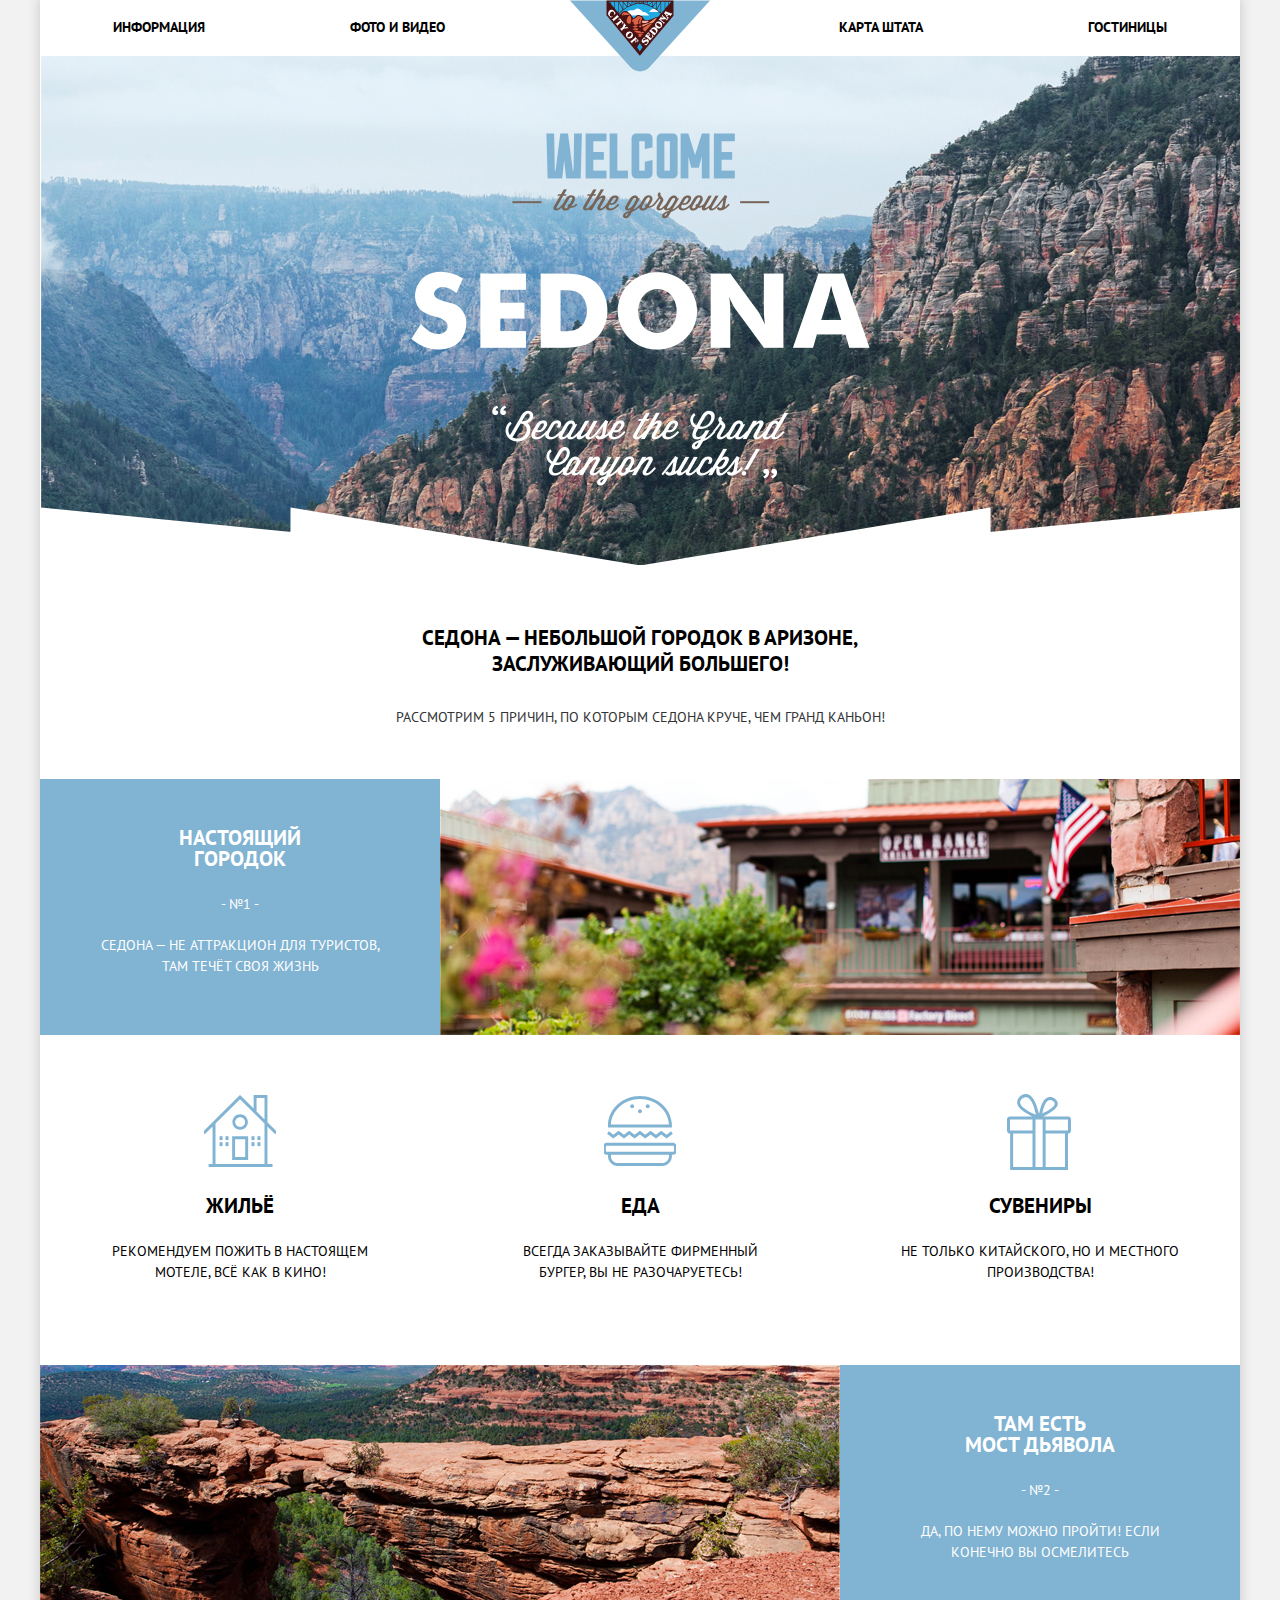
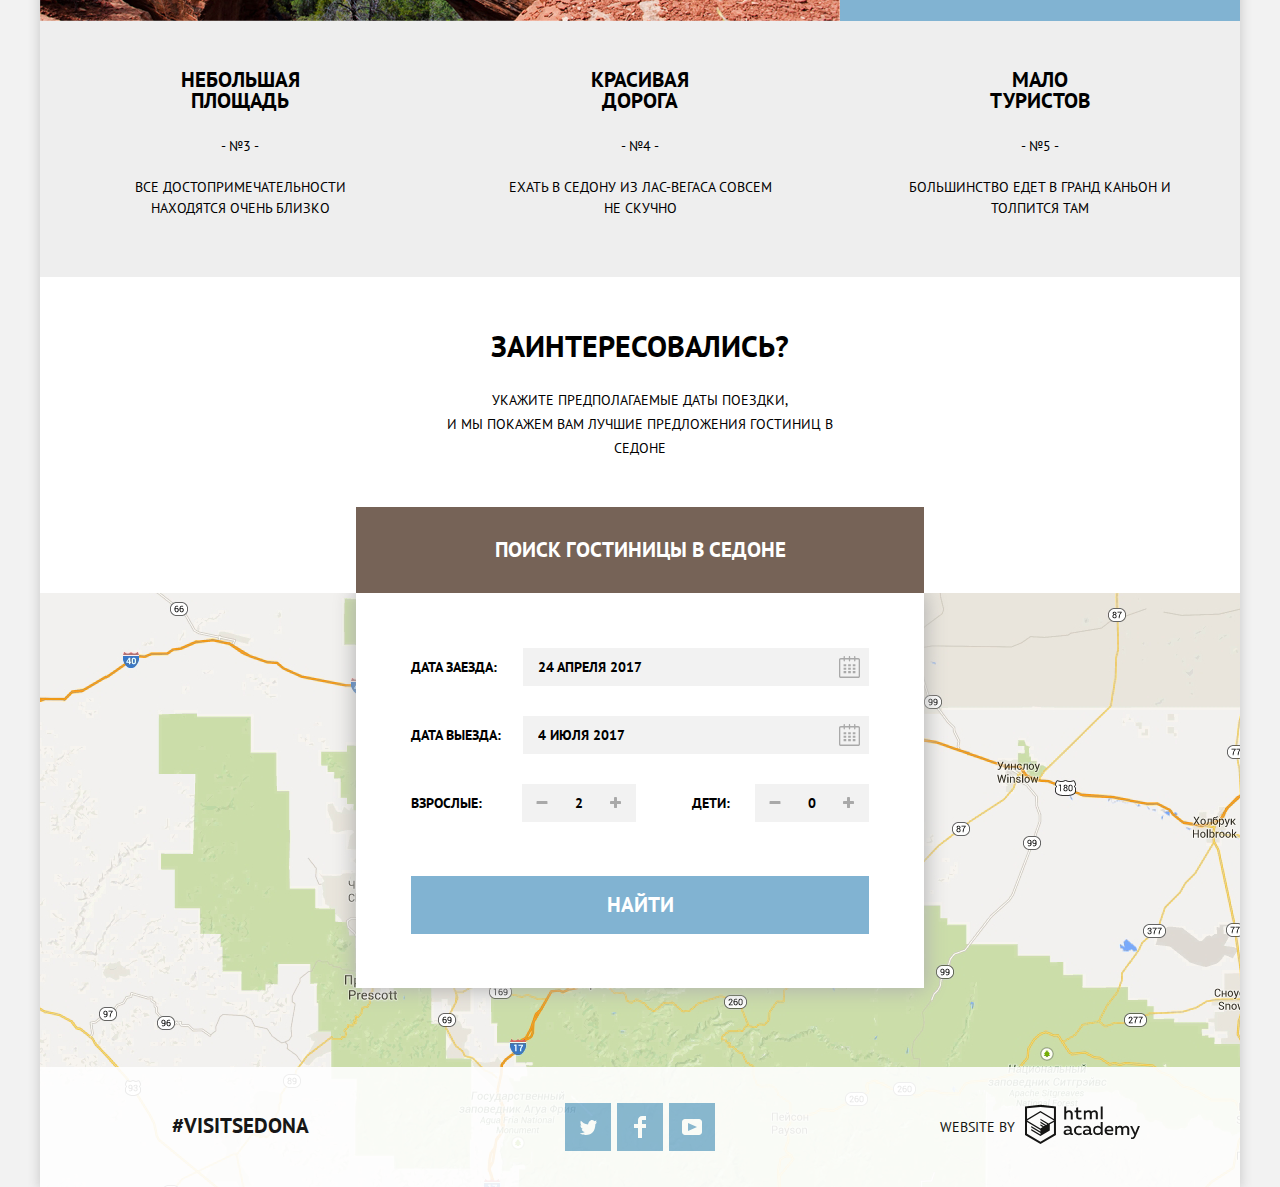
<file: index.html>
﻿<!DOCTYPE html>
<html lang="ru">
  <head>
    <meta charset="utf-8">
    <title>HTML Academy: Седона</title>
    <link href="https://fonts.googleapis.com/css?family=PT+Sans&display=swap&subset=cyrillic" rel="stylesheet">
    <link rel="stylesheet" href="./css/normalize.css">
    <link rel="stylesheet" href="./css/style-min.css">
  </head>
  <body>
    <div class="container">
    <header class="page-header">
      <a href="#" class="site-logo"><img class="site-logo" src="./img/logo.svg" alt="Логотип Седона" width="140" height="72"></a>
      <nav class="navigation">
        <ul class="navigation-list">
          <li class="navigation-list-item"><a href="#">Информация</a></li>
          <li class="navigation-list-item"><a href="#">Фото и видео</a></li>
          <li class="navigation-list-item"><a href="#">Карта штата</a></li>
          <li class="navigation-list-item"><a href="hostels.html">Гостиницы</a></li>
        </ul> 
      </nav>
      <div class="landscape">
      </div>
    </header>
    <main class="index-content">
      <h1 class="visualy-hidden">Сайт туристического городка в штате Аризона</h1>
      <p class="start-description1">Седона — Небольшой городок в Аризоне, Заслуживающий большего!</p>
      <p class="start-description2">Рассмотрим 5 причин, по которым Седона круче, чем Гранд Каньон!</p>
      <h2 class="visualy-hidden">5 причин по которым Седона круче, чем гранд-каньон</h2>
      <section class="reasons">
        <ul class="reasons-list">
          <li class="reasons-list-item  reason-1">
            <h3>Настоящий городок</h3>
            <span class="feature-number">- №1 -</span>
            <p>
              Седона — не аттракцион для туристов, там течёт своя жизнь
            </p>
          </li>
          <li class="reasons-list-item reasons-list-item-img">
            <img src="./img/sedona-town-photo.jpg" width="800" height="256" alt="Фотография инфраструктуры Седоны">
          </li>
        </ul>
      </section>
      <section class="reasons advantages">
        <ul class="advantage-list">
          <li class="advantage-list-item house-item">
            <h3>Жильё</h3>
            <p>Рекомендуем пожить в настоящем мотеле, всё как в кино!</p>
          </li>
          <li class="advantage-list-item food-item">
            <h3>Еда</h3>
            <p>Всегда заказывайте фирменный бургер, Вы не разочаруетесь!</p>
          </li>
          <li class="advantage-list-item Souvenirs-item">
            <h3>Сувениры</h3>
            <p>Не только китайского, но и местного производства!</p>
          </li>
        </ul>
      </section>
      <section class="reasons">
        <ul class="reasons-list">
          <li class="reasons-list-item reasons-list-item-img">
            <img src="./img/devil-bridge-photo.jpg" width="800" height="256" alt="Фото: Мост Дьявола">
          </li>
          <li class="reasons-list-item  reason-2">
            <h3>Там есть мост дьявола</h3>
            <span class="feature-number">- №2 -</span>
            <p>
              Да, по нему можно пройти! Если конечно вы осмелитесь
            </p>
          </li>
          <li class="reasons-list-item">
            <h3>Небольшая площадь</h3>
            <span class="feature-number">- №3 -</span>
            <p>
              Все достопримечательности находятся очень близко
            </p>
          </li>
          <li class="reasons-list-item">
            <h3>Красивая дорога</h3>
            <span class="feature-number">- №4 -</span>
            <p>
              Ехать в Седону из Лас-Вегаса совсем не скучно
            </p>
          </li>
          <li class="reasons-list-item">
            <h3>Мало туристов</h3>
            <span class="feature-number">- №5 -</span>
            <p>
              Большинство едет в Гранд Каньон и толпится там
            </p>
          </li>
        </ul>
      </section>
      <section class="hostel-search">
        <h2 class="visualy-hidden">Поиск гостиниц</h2>
        <p class="hostel-search-invite1">Заинтересовались?</p>
        <p class="hostel-search-invite2">Укажите предполагаемые даты поездки,<br> и мы покажем вам лучшие предложения гостиниц в Седоне</p>
        <button class="form-view-button" type="button">Поиск гостиницы в Седоне</button>
        <div class="map-area">
          <form class="hostel-search-form modal-show">
            <div class="field-holder date-select">
              <label for="check-in">Дата заезда:</label>
              <input class="check-input" type="text" id="check-in" name="check-in" value="24 апреля 2017">
              <button class="choose-date-btn" type="button">
                <svg xmlns="http://www.w3.org/2000/svg" width="21" height="22" viewBox="0 0 21 22"><path d="M19.251 2.025h-2.845V.648c0-.381-.294-.689-.656-.689-.363 0-.656.308-.656.689v1.377h-3.938V.648c0-.381-.294-.689-.655-.689-.363 0-.657.308-.657.689v1.377H5.906V.648c0-.381-.294-.689-.656-.689-.363 0-.657.308-.657.689v1.377H1.75C.784 2.025 0 2.847 0 3.862v16.302C0 21.179.784 22 1.75 22h17.501c.966 0 1.749-.821 1.749-1.836V3.862c0-1.015-.783-1.837-1.749-1.837zm.437 18.139a.448.448 0 0 1-.437.459H1.75a.45.45 0 0 1-.438-.459V3.862a.45.45 0 0 1 .438-.459h2.844v1.378c0 .381.294.689.657.689.362 0 .656-.308.656-.689V3.403h3.938v1.378c0 .381.294.689.657.689.361 0 .655-.308.655-.689V3.403h3.938v1.378c0 .381.293.689.656.689.362 0 .656-.308.656-.689V3.403h2.845c.241 0 .437.206.437.459v16.302z"/><path d="M4.594 8.225h2.625v2.066H4.594zM4.594 11.668h2.625v2.067H4.594zM4.594 15.112h2.625v2.066H4.594zM9.188 15.112h2.625v2.066H9.188zM9.188 11.668h2.625v2.067H9.188zM9.188 8.225h2.625v2.066H9.188zM13.781 15.112h2.625v2.066h-2.625zM13.781 11.668h2.625v2.067h-2.625zM13.781 8.225h2.625v2.066h-2.625z"/></svg>
              </button>
            </div>
            <div class="field-holder date-select">
              <label for="check-out">Дата выезда:</label>
              <input class="check-input" type="text" id="check-out" name="check-out" value="4 Июля 2017">
               <button class="choose-date-btn" type="button">
                <svg xmlns="http://www.w3.org/2000/svg" width="21" height="22" viewBox="0 0 21 22"><path d="M19.251 2.025h-2.845V.648c0-.381-.294-.689-.656-.689-.363 0-.656.308-.656.689v1.377h-3.938V.648c0-.381-.294-.689-.655-.689-.363 0-.657.308-.657.689v1.377H5.906V.648c0-.381-.294-.689-.656-.689-.363 0-.657.308-.657.689v1.377H1.75C.784 2.025 0 2.847 0 3.862v16.302C0 21.179.784 22 1.75 22h17.501c.966 0 1.749-.821 1.749-1.836V3.862c0-1.015-.783-1.837-1.749-1.837zm.437 18.139a.448.448 0 0 1-.437.459H1.75a.45.45 0 0 1-.438-.459V3.862a.45.45 0 0 1 .438-.459h2.844v1.378c0 .381.294.689.657.689.362 0 .656-.308.656-.689V3.403h3.938v1.378c0 .381.294.689.657.689.361 0 .655-.308.655-.689V3.403h3.938v1.378c0 .381.293.689.656.689.362 0 .656-.308.656-.689V3.403h2.845c.241 0 .437.206.437.459v16.302z"/><path d="M4.594 8.225h2.625v2.066H4.594zM4.594 11.668h2.625v2.067H4.594zM4.594 15.112h2.625v2.066H4.594zM9.188 15.112h2.625v2.066H9.188zM9.188 11.668h2.625v2.067H9.188zM9.188 8.225h2.625v2.066H9.188zM13.781 15.112h2.625v2.066h-2.625zM13.781 11.668h2.625v2.067h-2.625zM13.781 8.225h2.625v2.066h-2.625z"/></svg>
              </button>
            </div>
            <div class="number-field-holder">
              <div class="number-area">
                <label for="grown-up-number">Взрослые:</label>
                <button class="minus-button" type="button">-</button>
                <input class="check-input people-number" type="text" id="grown-up-number" value="2">
                <button class="plus-button" type="button">+</button>
              </div>
              <div class="number-area">
                <label for="children-number">Дети:</label>
                <button class="minus-button" type="button">-</button>
                <input class="check-input people-number" type="text" id="children-number" value="0">
                <button class="plus-button" type="button">+</button>
              </div>
            </div>
            <button class="hostel-search-submit" type="submit">Найти</button>
          </form>
          <img src="img/map.png" width="1200" height="594"  alt="Карта проезда до Седоны">
          <iframe class="interactive-map" src="https://www.google.com/maps/embed?pb=!1m18!1m12!1m3!1d18518.288087809637!2d-111.79781597151116!3d34.86623233619148!2m3!1f0!2f0!3f0!3m2!1i1024!2i768!4f13.1!3m3!1m2!1s0x872da132f942b00d%3A0x5548c523fa6c8efd!2z0KHQtdC00L7QvdCwLCDQkNGA0LjQt9C-0L3QsCA4NjMzNiwg0KHQqNCQ!5e0!3m2!1sru!2sru!4v1570433889442!5m2!1sru!2sru" width="1200" height="594"  style="border:0;" allowfullscreen=""></iframe>
        </div>
      </section>
    </main>
    <footer class="site-footer">
      <div class="hashteg-area">
        <a class="hashteg" href="#">#visitsedona</a>
      </div>
      <ul class="social-list">
        <li class="social-button"><a class="social-link twitter" href="#">Твиттер</a></li>
        <li class="social-button"><a class="social-link facebook" href="#">Фейсбук</a></li>
        <li class="social-button"><a class="social-link yotube" href="#">Ютуб</a></li>
      </ul>
      <div class="copyright">
        <p>Website by</p>
        <a class="html-academy-logo" href="https://htmlacademy.ru/intensive/htmlcss">Логотип академии
          <svg id="Layer_1" data-name="Layer 1" xmlns="http://www.w3.org/2000/svg" viewBox="0 0 108.08 36.85"><title>logo-htmlacademy-small1</title><path d="M44.61,26.88a2,2,0,0,0,.55-0.1v1.33a3.25,3.25,0,0,1-1.18.21,1.67,1.67,0,0,1-1.67-1,4.84,4.84,0,0,1-3.14,1.08c-1.51,0-2.91-.83-2.91-2.55,0-2.13,2-2.79,3.71-2.79a11.08,11.08,0,0,1,2.17.25v-0.3c0-1-.76-1.77-2.19-1.77a7.42,7.42,0,0,0-3,.64v-1.7a10.21,10.21,0,0,1,3.19-.55c2.36,0,3.81,1.12,3.81,3.65v3a0.54,0.54,0,0,0,.49.59h0.17Zm-6.44-1.13A1.35,1.35,0,0,0,39.63,27h0.11a3.39,3.39,0,0,0,2.41-1V24.58a9.72,9.72,0,0,0-1.81-.21c-1,0-2.16.33-2.16,1.38h0Zm12.36-6.11a5,5,0,0,1,2.57.64V22a4.08,4.08,0,0,0-2.3-.7,2.75,2.75,0,1,0,0,5.49,5,5,0,0,0,2.43-.64v1.71a6.27,6.27,0,0,1-2.76.57A4.21,4.21,0,0,1,46,24.51q0-.21,0-0.41a4.32,4.32,0,0,1,4.18-4.46h0.38Zm12.17,7.24a2,2,0,0,0,.55-0.1v1.33a3.25,3.25,0,0,1-1.18.21,1.67,1.67,0,0,1-1.67-1,4.84,4.84,0,0,1-3.14,1.08c-1.51,0-2.91-.83-2.91-2.55,0-2.13,2-2.79,3.71-2.79a11.08,11.08,0,0,1,2.17.25v-0.3c0-1-.76-1.77-2.19-1.77a7.42,7.42,0,0,0-3,.64v-1.7a10.21,10.21,0,0,1,3.19-.55c2.36,0,3.81,1.12,3.81,3.65v3a0.54,0.54,0,0,0,.49.59h0.17Zm-6.44-1.13A1.35,1.35,0,0,0,57.73,27h0.11a3.39,3.39,0,0,0,2.41-1V24.58a9.72,9.72,0,0,0-1.81-.21c-1.06,0-2.16.33-2.16,1.38h0ZM73,16V28.2H71.35V26.88a3.88,3.88,0,0,1-3.19,1.54,4.4,4.4,0,0,1,0-8.78,3.81,3.81,0,0,1,3,1.3V16H73Zm-4.53,5.22a2.76,2.76,0,1,0,0,5.52A2.86,2.86,0,0,0,71.15,25V23A2.91,2.91,0,0,0,68.49,21.27ZM79,19.64c3.31,0,4.46,2.68,3.92,5.09H76.7c0.21,1.5,1.67,2.11,3.19,2.11a6.11,6.11,0,0,0,2.64-.59v1.6a7.14,7.14,0,0,1-3,.57C77,28.42,74.78,27,74.78,24a4.18,4.18,0,0,1,4-4.39H79Zm0.09,1.54a2.28,2.28,0,0,0-2.44,2.1v0.06H81.3A2,2,0,0,0,79.13,21.18Zm5.73,7V19.87h1.65v1a3.81,3.81,0,0,1,2.78-1.27A2.86,2.86,0,0,1,91.89,21a4.12,4.12,0,0,1,2.91-1.33A3.06,3.06,0,0,1,98,23V28.2h-1.9V23.05a1.59,1.59,0,0,0-1.42-1.75H94.42a2.8,2.8,0,0,0-2.07,1.12V28.2h-1.9V23.05A1.59,1.59,0,0,0,89,21.31H88.8a3,3,0,0,0-2.21,1.29v5.63H84.86Zm21.31-8.33h1.9l-3.91,9.46c-0.9,2.17-2.09,2.86-3.35,2.86a4.76,4.76,0,0,1-1.1-.14V30.46a2.86,2.86,0,0,0,.85.12c0.9,0,1.58-.64,2.07-1.9l0.17-.42-4-8.4h2l2.86,6.29ZM38.73,1.46V6.22a3.81,3.81,0,0,1,2.7-1.14,3.25,3.25,0,0,1,3.44,3.4v5.15H43V8.72a1.81,1.81,0,0,0-1.61-2h-0.3a2.93,2.93,0,0,0-2.32,1.39v5.52h-1.9V1.46h1.9ZM49.94,2.31v3h3V6.91h-3v3.81c0,1.1.5,1.46,1.58,1.46a4.49,4.49,0,0,0,1.69-.33v1.6A6.8,6.8,0,0,1,51,13.8a2.55,2.55,0,0,1-2.86-2.74V6.89H46.58V5.26h1.5V2.74Zm5.4,11.31V5.28H57v1A3.81,3.81,0,0,1,59.77,5a2.86,2.86,0,0,1,2.6,1.33A4.12,4.12,0,0,1,65.28,5,3.06,3.06,0,0,1,68.44,8.4v5.21h-1.9V8.46a1.59,1.59,0,0,0-1.42-1.75H64.89a2.8,2.8,0,0,0-2.07,1.12v5.78h-1.9V8.46A1.59,1.59,0,0,0,59.5,6.71H59.27A3,3,0,0,0,57.06,8v5.63H55.34ZM71.17,1.45H73V13.6H71.17V1.45ZM14.71,0H14.55L0,1.54V28.21l14.55,8.66,14.55-8.66V1.54Zm12.5,27.1L14.55,34.64,1.9,27.12V16.18l12.59,7.5V25L5.86,19.9v1.31l8.68,5.21v1.39L5.87,22.65V24l8.68,5.21,8.75-5.24V18.31L27.2,16V27.12Zm0-12.53-3.48,2-1.6,1L14.51,13v1.31L21,18.23H21l-0.14.09-1,.54-5.37-3.2V17l4.24,2.52-1,.67-3.2-1.9v1.31l2.1,1.24L14.5,22.1,2,14.65,14.51,7.11Zm0-1.32L14.49,5.76,1.91,13.25v-10L14.56,1.92,27.21,3.25v10h0Z" transform="translate(0 -0.02)" fill="#231f20"/></svg>
        </a>
      </div>
    </footer>  
    </div>
    <script src="js/script-min.js"></script>
  </body>
</html>
</file>
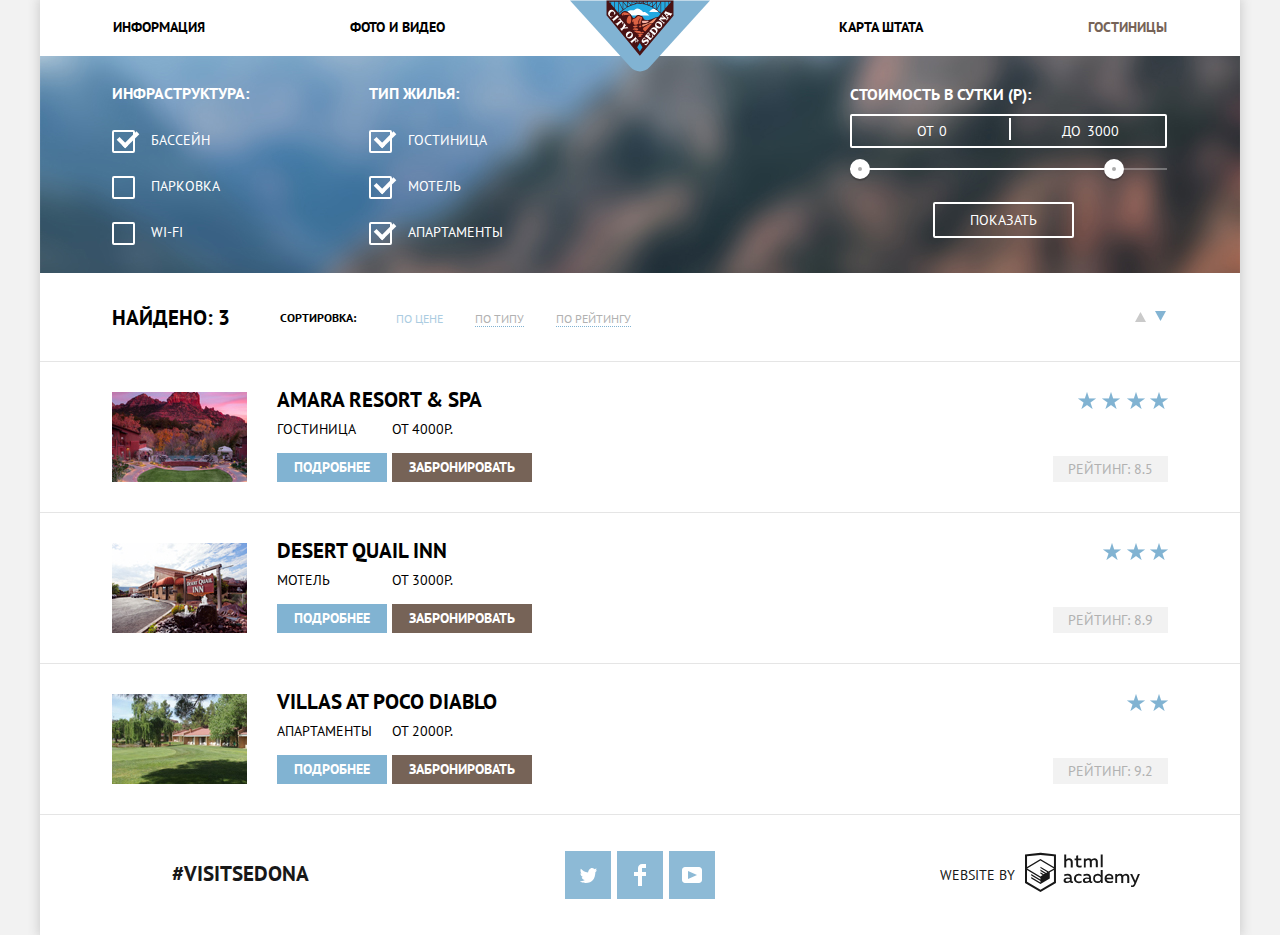
<file: hostels.html>
<!DOCTYPE html>
<html lang="ru">
  <head>
    <meta charset="utf-8">
    <title>HTML Academy: Седона</title>
    <link href="https://fonts.googleapis.com/css?family=PT+Sans&display=swap&subset=cyrillic" rel="stylesheet">
    <link rel="stylesheet" href="./css/normalize.css">
    <link rel="stylesheet" href="./css/style.css">
  </head>
  <body>
    <div class="container">
    <header class="page-header">
      <a href="./index.html" class="site-logo"><img class="site-logo" src="./img/logo.svg" alt="Логотип Седона" width="140" height="72"></a>
      <nav class="navigation">
        <ul class="navigation-list">
          <li class="navigation-list-item"><a href="#">Информация</a></li>
          <li class="navigation-list-item"><a href="#">Фото и видео</a></li>
          <li class="navigation-list-item"><a href="#">Карта штата</a></li>
          <li class="navigation-list-item curent-link"><a href="hostels.html">Гостиницы</a></li>
        </ul> 
      </nav>
    </header>
    <main>
      <h1 class="visualy-hidden">Поиск отеля</h1>
      <form class="hostel-sorting-form"  method="post">
        <div class="hostel-features">
          <div class="left-column">
            <h3>Инфраструктура:</h3>
            <div class="checkbox-holder">
              <input class="checkbox visualy-hidden" id="swimming-pool" type="checkbox" checked>
              <label for="swimming-pool">Бассейн</label>
            </div>
            <div class="checkbox-holder">
              <input class="checkbox visualy-hidden" id="parking" type="checkbox">
              <label for="parking">Парковка</label>
            </div>
            <div class="checkbox-holder">
              <input class="checkbox visualy-hidden" id="wi-fi" type="checkbox">
              <label for="wi-fi">WI-FI</label>
            </div>
          </div>
          <div class="right-column">
            <h3>Тип жилья:</h3>
            <div class="checkbox-holder">
              <input class="checkbox visualy-hidden" id="hostel" type="checkbox" checked>
              <label for="hostel">Гостиница</label>
            </div>
            <div class="checkbox-holder">
              <input class="checkbox visualy-hidden" id="motel" type="checkbox" checked>
              <label for="motel">Мотель</label>
            </div>
            <div class="checkbox-holder">
              <input class="checkbox visualy-hidden" id="appartments" type="checkbox" checked>
              <label for="appartments">апартаменты</label>
            </div>
          </div> 
        </div>
        <div class="filter-range">
          <div class="filter-range-title">Стоимость в сутки (р):</div>
          <div class="price-controls">
            <label class="min-price">от <input type="text" name="min-price" value="0"></label>
            <label class="max-price">до <input type="text" name="max-price" value="3000"></label>
          </div>
          <div class="range-controls">
            <div class="scale">
              <div class="bar"></div>
            </div>
            <div class="range-toggle range-toggle-min"></div>
            <div class="range-toggle range-toggle-max"></div>
          </div>
          <button class="btn-transparent" type="submit">Показать</button>
        </div>
      </form>
      <section class="hostel-search-result">
        <div class="panel">
          <h2>Найдено: 3</h2>
          <h3>Сортировка:</h3>
          <ul class="sorting-critarias">
            <li><a class="sorting-argument" href="#">По цене</a></li>
            <li><a href="#">По типу</a></li>
            <li><a href="#">По рейтингу</a></li>
          </ul>
          <div class="sorting-buttons">
            <button class="sorting-button" type="button" aria-label="По возрастанию">
              <svg version="1.1" id="Layer_1" xmlns="http://www.w3.org/2000/svg" xmlns:xlink="http://www.w3.org/1999/xlink" x="0px" y="0px"
	          width="11px" height="10px" viewBox="0 0 11 10" enable-background="new 0 0 11 10" xml:space="preserve">
              <polygon fill="#231F20" points="5.5,0 0,10 11,10 "/>
              </svg>
            </button>
            <button class="sorting-button sorting-button2 curent-sorting-btn" type="button" aria-label="По убыванию">
              <svg version="1.1" xmlns="http://www.w3.org/2000/svg" xmlns:xlink="http://www.w3.org/1999/xlink" x="0px" y="0px"
	          width="11px" height="10px" viewBox="0 0 11 10" enable-background="new 0 0 11 10" xml:space="preserve">
              <polygon fill="#231F20" points="5.5,0 0,10 11,10 "/>
              </svg>
            </button>
          </div>
        </div>
        <div class="sorting-result">
          <h3 class="visualy-hidden">Результат поиска</h3>
          <ul class="sorting-list">
            <li class="sorting-item">
              <img src="./img/hotel1.jpg" alt="Фото первой гостиницы" width="135" height="90">
              <div class="sorting-info">
                <a href="#">Amara resort & Spa</a>
                <div class="sorting-row">
                  <div class="sorting-column sorting-column1">
                    <p>Гостиница</p>
                    <a href="#">Подробнее</a>
                  </div>
                  <div class="sorting-column sorting-column2">
                    <p>От 4000р.</p>
                    <a href="#">Забронировать</a>
                  </div>
                </div>
              </div>
              <div class="sorting-rating">
                <div class="stars four-stars">
                  4 звезды
                </div>
                <p>Рейтинг: 8.5</p>
              </div>
            </li>
            <li class="sorting-item">
              <img src="./img/hotel2.jpg" alt="Фото второй гостиницы" width="135" height="90">
              <div class="sorting-info">
                <a href="#">Desert Quail Inn</a>
                <div class="sorting-row">
                  <div class="sorting-column sorting-column1">
                    <p>Мотель</p>
                    <a href="#">Подробнее</a>
                  </div>
                  <div class="sorting-column sorting-column2">
                    <p>От 3000р.</p>
                    <a href="#">Забронировать</a>
                  </div>
                </div>
              </div>
              <div class="sorting-rating">
                <div class="stars three-stars">
                  3 звезды
                </div>
                <p>Рейтинг: 8.9</p>
              </div>
            </li>
            <li class="sorting-item">
              <img src="./img/hotel3.jpg" alt="Фото третьей гостиницы" width="135" height="90">
              <div class="sorting-info">
                <a href="#">Villas at Poco Diablo</a>
                <div class="sorting-row">
                  <div class="sorting-column sorting-column1">
                    <p>Апартаменты</p>
                    <a href="#">Подробнее</a>
                  </div>
                  <div class="sorting-column sorting-column2">
                    <p>От 2000р.</p>
                    <a href="#">Забронировать</a>
                  </div>
                </div>
              </div>
              <div class="sorting-rating">
                <div class="stars two-stars">
                  2 звезды
                </div>  
                <p>Рейтинг: 9.2</p>
              </div>
            </li> 
          </ul>
        </div>
      </section>
    </main>
    <footer class="site-footer hostels-footer">
      <div class="hashteg-area">
        <a class="hashteg" href="#">#visitsedona</a>
      </div>
      <ul class="social-list">
        <li class="social-button"><a class="twitter social-link" href="#" aria-label="Твиттер"></a></li>
        <li class="social-button"><a class="facebook social-link" href="#" aria-label="Фейсбук"></a></li>
        <li class="social-button"><a class="yotube social-link" href="#" aria-label="Ютуб"></a></li>
      </ul>
      <div class="copyright">
        <p>Website by</p>
        <a class="html-academy-logo" href="https://htmlacademy.ru" aria-label="Логотип академии">
          <svg data-name="Layer 1" xmlns="http://www.w3.org/2000/svg" viewBox="0 0 108.08 36.85"><title>logo-htmlacademy-small1</title><path d="M44.61,26.88a2,2,0,0,0,.55-0.1v1.33a3.25,3.25,0,0,1-1.18.21,1.67,1.67,0,0,1-1.67-1,4.84,4.84,0,0,1-3.14,1.08c-1.51,0-2.91-.83-2.91-2.55,0-2.13,2-2.79,3.71-2.79a11.08,11.08,0,0,1,2.17.25v-0.3c0-1-.76-1.77-2.19-1.77a7.42,7.42,0,0,0-3,.64v-1.7a10.21,10.21,0,0,1,3.19-.55c2.36,0,3.81,1.12,3.81,3.65v3a0.54,0.54,0,0,0,.49.59h0.17Zm-6.44-1.13A1.35,1.35,0,0,0,39.63,27h0.11a3.39,3.39,0,0,0,2.41-1V24.58a9.72,9.72,0,0,0-1.81-.21c-1,0-2.16.33-2.16,1.38h0Zm12.36-6.11a5,5,0,0,1,2.57.64V22a4.08,4.08,0,0,0-2.3-.7,2.75,2.75,0,1,0,0,5.49,5,5,0,0,0,2.43-.64v1.71a6.27,6.27,0,0,1-2.76.57A4.21,4.21,0,0,1,46,24.51q0-.21,0-0.41a4.32,4.32,0,0,1,4.18-4.46h0.38Zm12.17,7.24a2,2,0,0,0,.55-0.1v1.33a3.25,3.25,0,0,1-1.18.21,1.67,1.67,0,0,1-1.67-1,4.84,4.84,0,0,1-3.14,1.08c-1.51,0-2.91-.83-2.91-2.55,0-2.13,2-2.79,3.71-2.79a11.08,11.08,0,0,1,2.17.25v-0.3c0-1-.76-1.77-2.19-1.77a7.42,7.42,0,0,0-3,.64v-1.7a10.21,10.21,0,0,1,3.19-.55c2.36,0,3.81,1.12,3.81,3.65v3a0.54,0.54,0,0,0,.49.59h0.17Zm-6.44-1.13A1.35,1.35,0,0,0,57.73,27h0.11a3.39,3.39,0,0,0,2.41-1V24.58a9.72,9.72,0,0,0-1.81-.21c-1.06,0-2.16.33-2.16,1.38h0ZM73,16V28.2H71.35V26.88a3.88,3.88,0,0,1-3.19,1.54,4.4,4.4,0,0,1,0-8.78,3.81,3.81,0,0,1,3,1.3V16H73Zm-4.53,5.22a2.76,2.76,0,1,0,0,5.52A2.86,2.86,0,0,0,71.15,25V23A2.91,2.91,0,0,0,68.49,21.27ZM79,19.64c3.31,0,4.46,2.68,3.92,5.09H76.7c0.21,1.5,1.67,2.11,3.19,2.11a6.11,6.11,0,0,0,2.64-.59v1.6a7.14,7.14,0,0,1-3,.57C77,28.42,74.78,27,74.78,24a4.18,4.18,0,0,1,4-4.39H79Zm0.09,1.54a2.28,2.28,0,0,0-2.44,2.1v0.06H81.3A2,2,0,0,0,79.13,21.18Zm5.73,7V19.87h1.65v1a3.81,3.81,0,0,1,2.78-1.27A2.86,2.86,0,0,1,91.89,21a4.12,4.12,0,0,1,2.91-1.33A3.06,3.06,0,0,1,98,23V28.2h-1.9V23.05a1.59,1.59,0,0,0-1.42-1.75H94.42a2.8,2.8,0,0,0-2.07,1.12V28.2h-1.9V23.05A1.59,1.59,0,0,0,89,21.31H88.8a3,3,0,0,0-2.21,1.29v5.63H84.86Zm21.31-8.33h1.9l-3.91,9.46c-0.9,2.17-2.09,2.86-3.35,2.86a4.76,4.76,0,0,1-1.1-.14V30.46a2.86,2.86,0,0,0,.85.12c0.9,0,1.58-.64,2.07-1.9l0.17-.42-4-8.4h2l2.86,6.29ZM38.73,1.46V6.22a3.81,3.81,0,0,1,2.7-1.14,3.25,3.25,0,0,1,3.44,3.4v5.15H43V8.72a1.81,1.81,0,0,0-1.61-2h-0.3a2.93,2.93,0,0,0-2.32,1.39v5.52h-1.9V1.46h1.9ZM49.94,2.31v3h3V6.91h-3v3.81c0,1.1.5,1.46,1.58,1.46a4.49,4.49,0,0,0,1.69-.33v1.6A6.8,6.8,0,0,1,51,13.8a2.55,2.55,0,0,1-2.86-2.74V6.89H46.58V5.26h1.5V2.74Zm5.4,11.31V5.28H57v1A3.81,3.81,0,0,1,59.77,5a2.86,2.86,0,0,1,2.6,1.33A4.12,4.12,0,0,1,65.28,5,3.06,3.06,0,0,1,68.44,8.4v5.21h-1.9V8.46a1.59,1.59,0,0,0-1.42-1.75H64.89a2.8,2.8,0,0,0-2.07,1.12v5.78h-1.9V8.46A1.59,1.59,0,0,0,59.5,6.71H59.27A3,3,0,0,0,57.06,8v5.63H55.34ZM71.17,1.45H73V13.6H71.17V1.45ZM14.71,0H14.55L0,1.54V28.21l14.55,8.66,14.55-8.66V1.54Zm12.5,27.1L14.55,34.64,1.9,27.12V16.18l12.59,7.5V25L5.86,19.9v1.31l8.68,5.21v1.39L5.87,22.65V24l8.68,5.21,8.75-5.24V18.31L27.2,16V27.12Zm0-12.53-3.48,2-1.6,1L14.51,13v1.31L21,18.23H21l-0.14.09-1,.54-5.37-3.2V17l4.24,2.52-1,.67-3.2-1.9v1.31l2.1,1.24L14.5,22.1,2,14.65,14.51,7.11Zm0-1.32L14.49,5.76,1.91,13.25v-10L14.56,1.92,27.21,3.25v10h0Z" transform="translate(0 -0.02)" fill="#231f20"/></svg>
        </a>
      </div>
    </footer>
    </div>  
  </body>
</html>
</file>
<file: css/style-min.css>
@-webkit-keyframes shake{0%,to{-webkit-transform:translateX(0);transform:translateX(0)}10%,30%,50%,70%,90%{-webkit-transform:translateX(-10px);transform:translateX(-10px)}20%,40%,60%,80%{-webkit-transform:translateX(10px);transform:translateX(10px)}}@keyframes shake{0%,to{-webkit-transform:translateX(0);transform:translateX(0)}10%,30%,50%,70%,90%{-webkit-transform:translateX(-10px);transform:translateX(-10px)}20%,40%,60%,80%{-webkit-transform:translateX(10px);transform:translateX(10px)}}@-webkit-keyframes hide{0%{-webkit-transform:translateY(0);transform:translateY(0)}to{-webkit-transform:translateY(-400px);transform:translateY(-400px)}}@keyframes hide{0%{-webkit-transform:translateY(0);transform:translateY(0)}to{-webkit-transform:translateY(-400px);transform:translateY(-400px)}}@-webkit-keyframes show{0%{-webkit-transform:translateY(-400px);transform:translateY(-400px)}to{-webkit-transform:translateY(0);transform:translateY(0)}}@keyframes show{0%{-webkit-transform:translateY(-400px);transform:translateY(-400px)}to{-webkit-transform:translateY(0);transform:translateY(0)}}*,::after,::before{-webkit-box-sizing:inherit;box-sizing:inherit}html{-webkit-box-sizing:border-box;box-sizing:border-box}.visualy-hidden{position:absolute;clip:rect(0 0 0 0);width:1px;height:1px;margin:-1px}body{position:relative;font-family:"PT Sans","arial",sans-serif;display:-webkit-box;display:-ms-flexbox;display:flex;-webkit-box-orient:vertical;-webkit-box-direction:normal;-ms-flex-direction:column;flex-direction:column;-webkit-box-align:center;-ms-flex-align:center;align-items:center;margin:0;padding:0;font-size:14px;line-height:24px;color:#000;background-color:#f2f2f2;text-transform:uppercase}img{max-width:100%}.container{width:1200px;background-color:#fff;-webkit-box-shadow:0 0 10px 2px #d0d0d0;box-shadow:0 0 10px 2px #d0d0d0}.index-content{padding-top:38px}.page-header .site-logo{position:absolute;top:0;bottom:0;left:0;right:0;width:140px;height:72px;margin-left:auto;margin-right:auto}.page-header a{margin:0;padding:0;line-height:26px;text-decoration:none}.navigation,.navigation-list{display:-webkit-box;display:-ms-flexbox;display:flex;-ms-flex-wrap:wrap;flex-wrap:wrap}.navigation{min-height:28px;-webkit-box-align:center;-ms-flex-align:center;align-items:center}.navigation-list{width:100%;margin:0;padding:0 73px;list-style:none}.navigation-list-item{padding-top:14px;padding-bottom:16px}.navigation-list-item:first-of-type+li{margin-left:145px;margin-right:auto}.navigation-list-item:last-of-type{margin-left:165px}.navigation-list-item a,.reasons h3{font-size:14px;color:#000;font-weight:700;text-align:center}.curent-link a{color:#766357}.navigation-list-item a:hover{color:#81b3d2}.navigation-list-item a:active{color:#c7c7c7}.landscape{width:1200px;height:510px;background-image:url(../img/sedona-landscape.jpg);background-size:cover;background-color:#486776}.start-description1{margin-left:auto;margin-right:auto;margin-bottom:28px;font-size:21px;color:#000;font-weight:700;line-height:26px;text-align:center;width:600px}.start-description2{margin-bottom:50px;font-size:14px;color:#333;text-align:center}.reasons{display:-webkit-box;display:-ms-flexbox;display:flex;-ms-flex-wrap:wrap;flex-wrap:wrap;min-height:256px;width:1200px;padding:0;margin:0;background-color:#eee;font-size:14px}.reason-1,.reason-2{background-color:#81b3d2;color:#fff}.advantage-list,.reasons-list{display:-webkit-box;display:-ms-flexbox;display:flex;-webkit-box-pack:start;-ms-flex-pack:start;justify-content:flex-start;-ms-flex-wrap:wrap;flex-wrap:wrap}.reasons-list{-webkit-box-align:start;-ms-flex-align:start;align-items:flex-start;width:1200px}.advantage-list{min-height:330px;background-color:#fff}.reasons p{margin:0;padding:0;width:280px;text-align:center}.reasons li,.reasons ul{padding:0;margin:0;list-style:none}.reasons .advantage-list-item,.reasons .reasons-list-item{display:-webkit-box;display:-ms-flexbox;display:flex;-webkit-box-orient:vertical;-webkit-box-direction:normal;-ms-flex-direction:column;flex-direction:column;-webkit-box-pack:top;-ms-flex-pack:top;justify-content:top;-webkit-box-align:center;-ms-flex-align:center;align-items:center;min-height:256px;width:400px;padding:48px 0 0;line-height:21px}.reasons .advantage-list-item{position:relative;min-width:330px;padding:160px 0 0}.Souvenirs-item::before,.food-item::before,.house-item::before{content:"";position:absolute;left:50%;top:60px;width:72px;height:72px;margin-left:-36px;background-image:url(../img/icon-house.svg);background-repeat:no-repeat;background-position:center}.Souvenirs-item::before,.food-item::before{background-image:url(../img/icon-burger.svg)}.Souvenirs-item::before{top:59px;width:64px;height:76px;margin-left:-33px;background-image:url(../img/icon-present.svg)}.reasons .reasons-list-item-img{width:800px;padding:0}.reasons h3{width:150px;margin:0 0 25px;line-height:21px;font-size:21px}.feature-number{margin-bottom:20px}.reason-1 h3,.reason-2 h3{color:inherit}.hostel-search{display:-webkit-box;display:-ms-flexbox;display:flex;-webkit-box-orient:vertical;-webkit-box-direction:normal;-ms-flex-direction:column;flex-direction:column;-webkit-box-align:center;-ms-flex-align:center;align-items:center;padding:57px 0 0;text-align:center}.interactive-map{position:absolute;z-index:0}.map-area{display:-webkit-box;display:-ms-flexbox;display:flex;overflow:hidden;position:relative;min-width:100%;background:#cbdda9;min-height:594px}.hostel-search-invite1{margin:0 0 16px;font-size:30px;font-weight:700}.hostel-search-invite2{width:440px;margin-bottom:47px;text-align:center}.form-view-button{width:568px;height:86px;background:#766357;font-size:21px;font-weight:700;color:#fff;border:0;text-transform:uppercase}.modal-error{-webkit-animation-name:shake;animation-name:shake}.modal-error,.modal-hide,.modal-show{-webkit-animation-duration:.6s;animation-duration:.6s}.modal-hide{-webkit-animation-fill-mode:both;animation-fill-mode:both;-webkit-animation-name:hide;animation-name:hide}.modal-show{-webkit-animation-name:show;animation-name:show}.form-view-button:hover{background-color:#604e43}.form-view-button:active{background-color:#503e33;color:#857871}.field-holder,.hostel-search-form{display:-webkit-box;display:-ms-flexbox;display:flex}.hostel-search-form{position:absolute;z-index:1;left:50%;margin-left:-284px;-webkit-box-orient:vertical;-webkit-box-direction:normal;-ms-flex-direction:column;flex-direction:column;height:395px;padding-top:55px;padding-right:55px;padding-left:55px;background-color:#fff;-webkit-box-shadow:0 0 20px 1px #aeaeae;box-shadow:0 0 20px 1px #aeaeae;-webkit-box-pack:start;-ms-flex-pack:start;justify-content:flex-start;width:568px}.hostel-search-form label{font-size:14px;font-weight:700}.field-holder{-webkit-box-pack:justify;-ms-flex-pack:justify;justify-content:space-between;-webkit-box-align:center;-ms-flex-align:center;align-items:center;width:100%;margin-bottom:30px}.check-input{width:346px;height:38px;margin-left:auto;padding-left:15px;background-color:#f2f2f2;border:0;text-transform:uppercase;font-weight:700}.check-input:hover{background-color:#ebebeb}.check-input:focus{background-color:#fff;outline:0;border:2px solid #e5e5e5}.date-select{position:relative}.date-select button{position:absolute;right:12px;top:50%;width:24px;height:24px;margin-top:-12px;border:0;background:0 0}.choose-date-btn .choose-date-btn:active,.choose-date-btn:focus{outline:0}.choose-date-btn path{fill:#a9a9a9}.choose-date-btn:hover path,.html-academy-logo path{fill:#000}.choose-date-btn:active path,.choose-date-btn:focus path{fill:#81b3d2}.number-field-holder{-webkit-box-pack:justify;-ms-flex-pack:justify;justify-content:space-between;margin-bottom:54px}.number-area,.number-field-holder{display:-webkit-box;display:-ms-flexbox;display:flex;-webkit-box-align:center;-ms-flex-align:center;align-items:center}label[for=grown-up-number]{margin:0 40px 0 0}label[for=children-number]{margin-right:25px}.minus-button,.people-number,.plus-button{width:38px;height:38px;margin:0}.minus-button,.plus-button{background-color:#f2f2f2;border:0;text-align:center;vertical-align:middle;color:#a9a9a9;font-size:0}.minus-button{background-image:url(../img/signs.png);background-repeat:no-repeat;background-position:14px 13px}.minus-button:focus,.minus-button:hover{outline:0;background-position:14px -26px}.minus-button:active{background-position:14px -64px}.plus-button{background-image:url(../img/signs.png);background-repeat:no-repeat;background-position:-64px 13px}.plus-button:focus,.plus-button:hover{outline:0;background-position:-64px -26px}.plus-button:active{background-position:-64px -64px}.hostel-search-submit{width:458px;height:58px;background:#81b3d2;font-size:21px;font-weight:700;color:#fff;border:0;text-transform:uppercase}.hostel-search-submit:hover{background-color:#669ec0}.hostel-search-submit:active{background-color:#5496bd;color:#88b6d1}.site-footer{position:absolute;bottom:0;display:-webkit-box;display:-ms-flexbox;display:flex;-webkit-box-align:center;-ms-flex-align:center;align-items:center;min-height:120px;background-color:#fff;opacity:.9}.hostels-footer{position:static}.site-footer:before{content:"";display:inline-block;min-height:120px;visibility:hidden;vertical-align:middle}.site-footer a{margin:0;text-decoration:none;color:#000}.site-footer .hashteg{font-size:21px;font-weight:700}.hashteg-area{width:400px;text-align:center;vertical-align:middle}.social-list{display:-webkit-box;display:-ms-flexbox;display:flex;-webkit-box-pack:center;-ms-flex-pack:center;justify-content:center;-webkit-box-align:center;-ms-flex-align:center;align-items:center;width:400px;margin:0;padding:0;list-style:none}.social-button,.social-link{display:block;width:46px;height:48px}.social-button{background-color:#81b3d2}.social-link{background-repeat:no-repeat;background-position:center;list-style:none;font-size:0}.social-link:active{opacity:.3}.social-button:focus,.social-button:hover{background-color:#669ec0}.social-button:active{background-color:#5496bd}.social-list li:nth-of-type(2){margin-right:6px;margin-left:6px}.twitter{background-image:url(../img/twitter-icon.svg)}.facebook{background-image:url(../img/fb-icon.svg)}.yotube{background-image:url(../img/youtube-icon.svg)}.copyright{display:-webkit-box;display:-ms-flexbox;display:flex;-webkit-box-pack:center;-ms-flex-pack:center;justify-content:center;-webkit-box-align:center;-ms-flex-align:center;align-items:center;width:400px}.copyright p{margin-right:10px;display:inline}.copyright svg{width:115px;height:41px}.html-academy-logo{font-size:0}.html-academy-logo:hover path{fill:#81b3d2}.html-academy-logo:focus path{fill:#81b3d2}.html-academy-logo:active path{fill:#bdbbbc}.html-academy-logo svg{margin-top:6px}.hostel-sorting-form{display:-webkit-box;display:-ms-flexbox;display:flex;min-height:217px;padding-right:73px;padding-left:72px;padding-top:25px;background-color:#84a5c6;background-image:url(../img/filter-bg.jpg);background-repeat:no-repeat;background-position:center;color:#fff}.hostel-sorting-form h3{margin:0 0 22px;font-size:16px}.left-column{margin-right:120px}.hostel-features{display:-webkit-box;display:-ms-flexbox;display:flex}.checkbox-holder{margin-bottom:20px}.hostel-features label{display:inline-block;vertical-align:middle;cursor:pointer;position:relative}.checkbox:focus+label::before{border-color:#4682b4}.hostel-features label::before{content:"";display:inline-block;width:23px;height:23px;margin-right:16px;vertical-align:middle;border:2px solid #fff;border-radius:2px}.checkbox:checked+label::after{content:"";display:inline-block;position:absolute;left:6px;top:3px;height:12px;width:20px;vertical-align:middle;border-left:4px solid #fff;border-bottom:4px solid #fff;-webkit-transform:rotate(-45deg);-ms-transform:rotate(-45deg);transform:rotate(-45deg)}.checkbox:disabled+label::before{border:2px solid #8c8c8c}.checkbox:disabled+label::after{border-left:4px solid #8c8c8c;border-bottom:4px solid #8c8c8c}.checkbox:disabled+label{color:#8c8c8c}.filter-range{margin-left:auto;margin-top:4px;color:#fff;text-transform:uppercase}.filter-range-title{margin-top:-1px;margin-bottom:9px;font-weight:600;font-size:16px;line-height:21px}.price-controls{position:relative;display:-webkit-box;display:-ms-flexbox;display:flex;margin-bottom:20px;width:317px;height:34px;border:2px solid #fff;border-radius:2px}.price-controls::before{content:"";position:absolute;left:50%;top:2px;width:2px;height:22px;background:#fff}.price-controls label{margin-top:2px}.price-controls .min-price{margin-left:65px}.price-controls .max-price{margin-left:auto;margin-right:30px}.price-controls input{width:50px;margin:0;color:inherit;font:inherit;background:0 0;border:0}.range-controls{position:relative;margin-bottom:32px}.range-controls .scale{height:2px;width:317px;background:rgba(255,255,255,.3)}.range-controls .bar{width:80%;height:2px;background:#fff}.range-toggle{position:absolute;top:-9px;-webkit-box-sizing:content-box;box-sizing:content-box;width:4px;height:4px;background:#ababab;border:8px solid #fff;border-radius:50%;-webkit-box-shadow:0 2px 1px 0 rgba(0,1,1,.2);box-shadow:0 2px 1px 0 rgba(0,1,1,.2);cursor:pointer}.range-toggle-min{left:0}.range-toggle-max{left:80%}.range-toggle:hover{background:#1c4f80}.btn-transparent{position:relative;left:-5px;display:block;margin:0 auto;padding:6px 35px;font-size:14px;line-height:20px;color:#fff;text-transform:uppercase;background:0 0;border:2px solid #fff;border-radius:2px;cursor:pointer}.btn-transparent:hover{background-color:#fff;color:#000}.panel,.sorting-critarias{display:-webkit-box;display:-ms-flexbox;display:flex}.panel{border-bottom:1px solid #e5e5e5;padding:33px 72px 30px}.panel h2{display:flex;flex-shrink:0;margin:0 50px 0 0;font-size:21px;font-weight:700}.panel h3{margin:0 40px 0 0;font-size:12px}.sorting-critarias{-ms-flex-wrap:wrap;flex-wrap:wrap;margin:0;padding:0;list-style:none}.sorting-critarias li:nth-last-of-type(2n){margin:0 32px}.sorting-buttons{display:-webkit-box;display:-ms-flexbox;display:flex;-webkit-box-pack:center;-ms-flex-pack:center;justify-content:center;margin-top:3px;margin-left:auto;position:relative}.sorting-button2{margin-left:5px;-webkit-transform:rotate(180deg);-ms-transform:rotate(180deg);transform:rotate(180deg)}.sorting-button{display:-webkit-box;display:-ms-flexbox;display:flex;-webkit-box-pack:center;-ms-flex-pack:center;justify-content:center;-webkit-box-align:center;-ms-flex-align:center;align-items:center;width:15px;height:15px;padding:0;-webkit-box-sizing:content-box;box-sizing:content-box;border:0;background:0 0}.sorting-button polygon{fill:#cacaca}.sorting-button:hover polygon{fill:#231f20}.curent-sorting-btn polygon{fill:#83b4d3}.sorting-button:active polygon,.sorting-button:focus polygon{fill:#83b4d3}.sorting-button:focus{outline:0}.sorting-critarias a{padding:0;border:0;background:0 0;border-bottom:1px dotted #81b3d2;text-transform:uppercase;text-decoration:none;font-size:12px;color:#b1b1b1;outline:0}.sorting-critarias a:focus,.sorting-critarias a:hover{color:#abcce1}.sorting-critarias a:active{color:#000;border:0}.sorting-critarias .sorting-argument{color:#abcce1;border:0}.sorting-list{margin:0;padding:0;list-style:none}.sorting-item{display:-webkit-box;display:-ms-flexbox;display:flex;-ms-flex-line-pack:justify;align-content:space-between;margin:0;padding:30px 72px;border-bottom:1px solid #e5e5e5}.sorting-item img{margin-right:30px}.sorting-info{-webkit-box-orient:vertical;-webkit-box-direction:normal;-ms-flex-direction:column;flex-direction:column;-webkit-box-pack:justify;-ms-flex-pack:justify;justify-content:space-between;-ms-flex-wrap:wrap;flex-wrap:wrap}.sorting-column a,.sorting-info a{border:0;text-transform:uppercase;text-decoration:none;font-weight:700}.sorting-info a{width:100%;text-align:left;cursor:default;line-height:80%;color:#000;font-size:21px}.sorting-info a:hover{color:#81b3d2}.sorting-info a:active{color:#b2b2b2}.sorting-info a,.sorting-info p{margin:0;padding:0}.sorting-info,.sorting-row{display:-webkit-box;display:-ms-flexbox;display:flex}.sorting-column{-webkit-box-orient:vertical;-webkit-box-direction:normal;-ms-flex-direction:column;flex-direction:column;margin-right:5px;padding-top:8px}.sorting-column p{margin-bottom:12px}.sorting-column a{padding:4px 17px;font-size:14px;line-height:21px;color:#fff;background-color:#81b3d2}.sorting-column a:hover{background-color:#669ec0;color:#fff}.sorting-column a:active{background-color:#5496bd;color:#7aadcb}.sorting-column2 a{background-color:#766357}.sorting-column2 a:hover{background-color:#604e43}.sorting-column2 a:active{background-color:#503e33;color:#857871}.sorting-column,.sorting-rating,.stars{display:-webkit-box;display:-ms-flexbox;display:flex}.sorting-rating{-webkit-box-orient:vertical;-webkit-box-direction:normal;-ms-flex-direction:column;flex-direction:column;-webkit-box-pack:justify;-ms-flex-pack:justify;justify-content:space-between;-webkit-box-align:end;-ms-flex-align:end;align-items:flex-end;margin-left:auto}.sorting-rating p{margin:0;padding:1px 15px;background-color:#f2f2f2;color:#b1b1b1}.stars{width:90px;height:17px;font-size:0;background-position:right;background-repeat:no-repeat}.four-stars{background-image:url(../img/4stars.png)}.three-stars{background-image:url(../img/3stars.png)}.two-stars{background-image:url(../img/2stars.png)}
</file>
<file: css/style.css>
*,*::before,*::after{
  -webkit-box-sizing: inherit;
          box-sizing: inherit;
}

html{
  -webkit-box-sizing: border-box;
          box-sizing: border-box;
}

.visualy-hidden{
  position: absolute;
  clip: rect(0 0 0 0);
  width: 1px;
  height: 1px;
  margin: -1px;
}

body{
  position: relative;
  font-family: "PT Sans", "arial", sans-serif;
  display: -webkit-box;
  display: -ms-flexbox;
  display: flex;
  -webkit-box-orient: vertical;
  -webkit-box-direction: normal;
      -ms-flex-direction: column;
          flex-direction: column;
  -webkit-box-align: center;
      -ms-flex-align: center;
          align-items: center;
  margin: 0;
  padding: 0;
  font-size: 14px;
  line-height: 24px;
  color: #000000;
  background-color: #f2f2f2;
  text-transform: uppercase;
}

img{ 
  max-width: 100% 
}

.container{
  width: 1200px;
  background-color: #ffffff;
  -webkit-box-shadow: 0px 0 10px 2px #d0d0d0;
          box-shadow: 0px 0 10px 2px #d0d0d0;
}

.index-content{
  padding-top: 38px;
}

.page-header .site-logo{
  position: absolute;
  top: 0;
  bottom: 0;
  left: 0;
  right: 0;
  width: 140px;
  height: 72px;
  margin-left: auto;
  margin-right: auto;
}

.page-header a{
  margin: 0;
  padding: 0;
  line-height: 26px;
  text-decoration: none;
}

.navigation{
  display: -webkit-box;
  display: -ms-flexbox;
  display: flex;
  -ms-flex-wrap: wrap;
      flex-wrap: wrap;
  min-height: 28px;
  -webkit-box-align: center;
      -ms-flex-align: center;
          align-items: center;
}

.navigation-list{
  display: -webkit-box;
  display: -ms-flexbox;
  display: flex;
  -ms-flex-wrap: wrap;
      flex-wrap: wrap;
  width: 100%;
  padding: 0;
  margin: 0;
  padding-left: 73px;
  padding-right: 73px;
  list-style: none;
}

.navigation-list-item{
  padding-top: 14px;
  padding-bottom: 16px;
}

.navigation-list-item:first-of-type+li{
  margin-left: 145px;
  margin-right: auto;
}

.navigation-list-item:last-of-type{
  margin-left: 165px;
}

.navigation-list-item a{
  font-size: 14px;
  color: #000000;
  font-weight: bold;
  text-align: center;
}

.curent-link a{
  color: #766357;
}

.navigation-list-item a:hover{
  color: #81b3d2;
}

.navigation-list-item a:active{
  color: #c7c7c7;
}

.landscape{
  width: 1200px;
  height: 510px;
  background-image: url(../img/sedona-landscape.jpg);
  background-size: cover;
  background-color: #486776;
}

.start-description1{
  margin-left: auto;
  margin-right: auto;
  margin-bottom: 28px;
  font-size: 21px;
  color: #000000;
  font-weight: bold;
  line-height: 26px;
  text-align: center;
  width: 600px;
}

.start-description2{
  margin-bottom: 50px;
  font-size: 14px;
  color: rgb(51, 51, 51);
  text-align: center;
}

.reasons{
  display: -webkit-box;
  display: -ms-flexbox;
  display: flex;
  -ms-flex-wrap: wrap;
      flex-wrap: wrap;
  min-height: 256px;
  width: 1200px;
  padding: 0;
  margin: 0;
  background-color: #eeeeee;
  font-size: 14px;
}

.reason-1,
.reason-2{
  background-color: #81b3d2;
  color: white;
}

.reasons-list{
  display: -webkit-box;
  display: -ms-flexbox;
  display: flex;
  -ms-flex-wrap: wrap;
      flex-wrap: wrap;
  -webkit-box-align: start;
      -ms-flex-align: start;
          align-items: flex-start;
  -webkit-box-pack: start;
      -ms-flex-pack: start;
          justify-content: flex-start;
  width: 1200px;
}

.advantage-list{
  display: -webkit-box;
  display: -ms-flexbox;
  display: flex;
  -webkit-box-pack: start;
      -ms-flex-pack: start;
          justify-content: flex-start;
  -ms-flex-wrap: wrap;
      flex-wrap: wrap;
  min-height: 330px;
  background-color: white;
}

.reasons p{
  margin: 0;
  padding: 0;
}

.reasons ul,
.reasons li{
  padding: 0;
  margin: 0;
  list-style: none;
}

.reasons .reasons-list-item,
.reasons .advantage-list-item{
  display: -webkit-box;
  display: -ms-flexbox;
  display: flex;
  -webkit-box-orient: vertical;
  -webkit-box-direction: normal;
      -ms-flex-direction: column;
          flex-direction: column;
  -webkit-box-pack: top;
      -ms-flex-pack: top;
          justify-content: top;
  -webkit-box-align: center;
      -ms-flex-align: center;
          align-items: center;
  min-height: 256px;
  width: 400px;
  padding: 0;
  padding-top: 48px;
  line-height: 21px;
}

.reasons .advantage-list-item{
  position: relative;
  min-width: 330px;
  padding: 0;
  padding-top: 160px;
}

.house-item::before{
  content: "";
  position: absolute;
  left: 50%;
  top: 60px;
  width: 72px;
  height: 72px;
  margin-left: -36px;
  background-image: url(../img/icon-house.svg);
  background-repeat: no-repeat;
  background-position: center;
}

.food-item::before{
  content: "";
  position: absolute;
  top: 60px;
  left: 50%;
  width: 72px;
  height: 72px;
  margin-left: -36px;
  background-image: url(../img/icon-burger.svg);
  background-repeat: no-repeat;
  background-position: center;
}
.Souvenirs-item::before{
  content: "";
  position: absolute;
  top: 59px;
  left: 50%;
  width: 64px;
  height: 76px;
  margin-left: -33px;
  background-image: url(../img/icon-present.svg);
  background-repeat: no-repeat;
  background-position: center;
}

.reasons .reasons-list-item-img{
  width: 800px;
  padding: 0;
}

.reasons h3{
  width: 150px;
  margin: 0;
  margin-bottom: 25px;
  line-height: 21px;
  font-size: 21px;
  color: #000000;
  font-weight: bold;
  text-align: center;
}

.reasons p{
  width: 280px;
  text-align: center;
}

.feature-number{
  margin-bottom: 20px;
}

.reason-1 h3,
.reason-2 h3{
  color: inherit;
}

.hostel-search{
  display: -webkit-box;
  display: -ms-flexbox;
  display: flex;
  -webkit-box-orient: vertical;
  -webkit-box-direction: normal;
      -ms-flex-direction: column;
          flex-direction: column;
  -webkit-box-align: center;
      -ms-flex-align: center;
          align-items: center;
  padding: 0;
  padding-top: 57px;
  text-align: center;
}

.interactive-map{
  position: absolute;
  z-index: 0;
}

.map-area{
  display: -webkit-box;
  display: -ms-flexbox;
  display: flex;
  overflow: hidden;
  position: relative;
  min-width: 100%;
  background: #cbdda9;
  min-height: 594px;
}

.hostel-search-invite1{
  margin: 0;
  margin-bottom: 16px;
  font-size: 30px;
  font-weight: bold;
}

.hostel-search-invite2{
  width: 440px;
  margin-bottom: 47px;
  text-align: center;
}

.form-view-button{
  width: 568px;
  height: 86px;
  background: #766357;
  font-size: 21px;
  font-weight: bold;
  color: white;
  border: none;
  text-transform: uppercase;
}

.modal-error{
  -webkit-animation-name: shake;
          animation-name: shake;
  -webkit-animation-duration: 0.6s;
          animation-duration: 0.6s;
}

@-webkit-keyframes shake{
  0%,
  100%{
    -webkit-transform: translateX(0);
            transform: translateX(0);
  }
  10%,
  30%,
  50%,
  70%,
  90%{
    -webkit-transform: translateX(-10px);
            transform: translateX(-10px);
  }
  20%,
  40%,
  60%,
  80%{
    -webkit-transform: translateX(10px);
            transform: translateX(10px);
  }
}

@keyframes shake{
  0%,
  100%{
    -webkit-transform: translateX(0);
            transform: translateX(0);
  }
  10%,
  30%,
  50%,
  70%,
  90%{
    -webkit-transform: translateX(-10px);
            transform: translateX(-10px);
  }
  20%,
  40%,
  60%,
  80%{
    -webkit-transform: translateX(10px);
            transform: translateX(10px);
  }
}

.modal-hide{
  -webkit-animation-name: hide;
          animation-name: hide;
  -webkit-animation-duration: 0.6s;
          animation-duration: 0.6s;
  -webkit-animation-fill-mode: both;
          animation-fill-mode: both;
}

@-webkit-keyframes hide{
  0%{
    -webkit-transform: translateY(0px);
            transform: translateY(0px);
  }
  100%{
    -webkit-transform: translateY(-400px);
            transform: translateY(-400px);
  }
}

@keyframes hide{
  0%{
    -webkit-transform: translateY(0px);
            transform: translateY(0px);
  }
  100%{
    -webkit-transform: translateY(-400px);
            transform: translateY(-400px);
  }
}

.modal-show{  
  -webkit-animation-name: show;  
          animation-name: show;
  -webkit-animation-duration: 0.6s;
          animation-duration: 0.6s;
 
}

@-webkit-keyframes show{
  0%{
    -webkit-transform: translateY(-400px);
            transform: translateY(-400px);
  }
  
  100%{
    -webkit-transform: translateY(0px);
            transform: translateY(0px);
  }
}

@keyframes show{
  0%{
    -webkit-transform: translateY(-400px);
            transform: translateY(-400px);
  }
  
  100%{
    -webkit-transform: translateY(0px);
            transform: translateY(0px);
  }
}

.form-view-button:hover{
  background-color: #604e43; 
}

.form-view-button:active{
  background-color: #503e33;
  color: #857871;  
}

.hostel-search-form{
  position: absolute;
  z-index: 1;
  left: 50%;
  margin-left: -284px;
  display: -webkit-box;
  display: -ms-flexbox;
  display: flex;
  -webkit-box-orient: vertical;
  -webkit-box-direction: normal;
      -ms-flex-direction: column;
          flex-direction: column;
  -webkit-box-pack: start;
      -ms-flex-pack: start;
          justify-content: flex-start;
  width: 568px;
  height: 395px;
  padding-top: 55px;
  padding-right: 55px;
  padding-left: 55px;
  background-color: #ffffff;
  -webkit-box-shadow: 0px 0px 20px 1px #aeaeae;
          box-shadow: 0px 0px 20px 1px #aeaeae;
}

.hostel-search-form label{
  font-size: 14px;
  font-weight: bold;
}

.field-holder{
  display: -webkit-box;
  display: -ms-flexbox;
  display: flex;
  -webkit-box-pack: justify;
      -ms-flex-pack: justify;
          justify-content: space-between;
  -webkit-box-align: center;
      -ms-flex-align: center;
          align-items: center;
  width: 100%;
  margin-bottom: 30px;
}

.check-input{
  width: 346px;
  height: 38px;
  margin-left: auto;
  padding-left: 15px;
  background-color: #f2f2f2;
  border: none;
  text-transform: uppercase;
  font-weight: bold;
}

.check-input:hover{
  background-color: #ebebeb;
}

.check-input:focus{
  background-color: #ffffff;
  outline: none;
  border: 2px solid #e5e5e5;
}

.date-select{
  position: relative;
}

.date-select button{
  position: absolute;
  right: 12px;
  top: 50%;
  width: 24px;
  height: 24px;
  margin-top: -12px;
  border: none;
  background: none;
}

.choose-date-btn
.choose-date-btn:active,
.choose-date-btn:focus{
  outline: none;
}

.choose-date-btn path{
  fill: #a9a9a9;
}

.choose-date-btn:hover path{
  fill: #000000;
}

.choose-date-btn:active path,
.choose-date-btn:focus path{
  fill: #81b3d2;
}

.number-field-holder{
  display: -webkit-box;
  display: -ms-flexbox;
  display: flex;
  -webkit-box-pack: justify;
      -ms-flex-pack: justify;
          justify-content: space-between;
  -webkit-box-align: center;
      -ms-flex-align: center;
          align-items: center;
  margin-bottom: 54px;
}

.number-area{
  display: -webkit-box;
  display: -ms-flexbox;
  display: flex;
  -webkit-box-align: center;
      -ms-flex-align: center;
          align-items: center;
}

label[for="grown-up-number"]{
  margin: 0;
  margin-left: 0px;
  margin-right: 40px;
}

label[for="children-number"]{
  margin-right: 25px;
}

.people-number{
  width: 38px;
  height: 38px;
  margin: 0;
}

.minus-button,
.plus-button{
  width: 38px;
  height: 38px;
  margin: 0;
  background-color: #f2f2f2;
  border: none;
  text-align: center;
  vertical-align: middle; 
  color: #a9a9a9;
  font-size: 0px;
}

.minus-button{
  background-image: url(../img/signs.png);
  background-repeat: no-repeat;
  background-position: 14px 13px;
}

.minus-button:hover,
.minus-button:focus{
  outline: none;
  background-position: 14px -26px;
}

.minus-button:active{
  background-position: 14px -64px;
}

.plus-button{
  background-image: url(../img/signs.png);
  background-repeat: no-repeat;
  background-position: -64px 13px;
}

.plus-button:hover,
.plus-button:focus{
  outline: none;
  background-position: -64px -26px;
}

.plus-button:active{
  background-position: -64px -64px;
}

.hostel-search-submit{
  width: 458px;
  height: 58px;
  background: #81b3d2;
  font-size: 21px;
  font-weight: bold;
  color: #ffffff;
  border: none;
  text-transform: uppercase;
}

.hostel-search-submit:hover{
  background-color: #669ec0;
}

.hostel-search-submit:active{
  background-color: #5496bd;
  color: #88b6d1;
}

.site-footer{
  position: absolute;
  bottom: 0px;
  display: -webkit-box;
  display: -ms-flexbox;
  display: flex;
  -webkit-box-align: center;
      -ms-flex-align: center;
          align-items: center;
  min-height: 120px;
  background-color: white;
  opacity: 0.9;
}

.hostels-footer{
  position: static;
}

.site-footer:before{
  content: "";
  display: inline-block;
  min-height: 120px;
  visibility: hidden;
  vertical-align: middle;
}

.site-footer a{
  margin: 0;
  text-decoration: none;
  color: #000000;
}

.site-footer .hashteg{
  font-size: 21px;
  font-weight: bold;
}

.hashteg-area{
  width: 400px;
  text-align: center;
  vertical-align: middle;
}

.social-list{
  display: -webkit-box;
  display: -ms-flexbox;
  display: flex;
  -webkit-box-pack: center;
      -ms-flex-pack: center;
          justify-content: center;
  -webkit-box-align: center;
      -ms-flex-align: center;
          align-items: center;
  width: 400px;
  margin: 0;
  padding: 0;
  list-style: none;
}

.social-button{
  display: block;
  width: 46px;
  height: 48px;
  background-color: #81b3d2;
}

.social-link{
  display: block;
  width: 46px;
  height: 48px;
  background-repeat: no-repeat;
  background-position: center;
  list-style: none;
  font-size: 0px;
}

.social-link:active{
  opacity: 0.3;
}

.social-button:hover,
.social-button:focus{
  background-color: #669ec0;
}

.social-button:active{
  background-color: #5496bd;
}

.social-list li:nth-of-type(2){
  margin-right: 6px;
  margin-left: 6px;
}

.twitter{
  background-image: url(../img/twitter-icon.svg); 
}

.facebook{
  background-image: url(../img/fb-icon.svg); 
}

.yotube{
  background-image: url(../img/youtube-icon.svg); 
}

.copyright{
  display: -webkit-box;
  display: -ms-flexbox;
  display: flex;
  -webkit-box-pack: center;
      -ms-flex-pack: center;
          justify-content: center;
  -webkit-box-align: center;
      -ms-flex-align: center;
          align-items: center;
  width: 400px;
}

.copyright p{
  margin-right: 10px;
  display: inline;
}

.copyright svg{
  width: 115px;
  height: 41px;
}

.html-academy-logo{
  font-size: 0px;
}

.html-academy-logo path{
  fill: #000000;
}

.html-academy-logo:hover path{
  fill: #81b3d2;
}

.html-academy-logo:focus path{
  fill: #81b3d2;
}

.html-academy-logo:active path{
  fill: #bdbbbc;
}

.html-academy-logo svg{
  margin-top: 6px;
}

.hostel-sorting-form{
  display: -webkit-box;
  display: -ms-flexbox;
  display: flex;
  min-height: 217px;
  padding-right: 73px;
  padding-left: 72px;
  padding-top: 25px;
  background-color: #84a5c6;
  background-image: url(../img/filter-bg.jpg);
  background-repeat: no-repeat;
  background-position: center;
  color: white;
}

.hostel-sorting-form h3{
  margin: 0;
  margin-bottom: 22px;
  font-size: 16px;
}

.left-column{
  margin-right: 120px;
}

.hostel-features{
  display: -webkit-box;
  display: -ms-flexbox;
  display: flex;
}

.checkbox-holder{
  margin-bottom: 20px;
}

.hostel-features label{
  display: inline-block;
  vertical-align: middle;
  cursor: pointer;
  position: relative;
}

.checkbox:focus + label::before{
  border-color: SteelBlue;
}

.hostel-features label::before{
  content: "";
  display: inline-block;
  width: 23px;
  height: 23px;
  margin-right: 16px;
  vertical-align: middle;
  border: 2px solid white;
  border-radius: 2px;
}

.checkbox:checked + label::after{
  content: "";
  display: inline-block;
  position: absolute;
  left: 6px;
  top: 3px;
  height: 12px;
  width: 20px;
  vertical-align: middle;
  border-left: 4px solid white;
  border-bottom: 4px solid white;
  -webkit-transform: rotate(-45deg);
      -ms-transform: rotate(-45deg);
          transform: rotate(-45deg);
}

.checkbox:disabled +label::before{
  border: 2px solid #8c8c8c;
}

.checkbox:disabled +label::after{
  border-left: 4px solid #8c8c8c;
  border-bottom: 4px solid #8c8c8c;
}

.checkbox:disabled +label{
  color: #8c8c8c;
}

.filter-range{
  margin-left: auto;
  margin-top: 4px;
  color: #ffffff;
  text-transform: uppercase;
}

.filter-range-title{
  margin-top: -1px;
  margin-bottom: 9px;
  font-weight: 600;
  font-size: 16px;
  line-height: 21px;
}

.price-controls{
  position: relative;
  display: -webkit-box;
  display: -ms-flexbox;
  display: flex;
  margin-bottom: 20px;
  width: 317px;
  height: 34px;
  border: 2px solid #ffffff;
  border-radius: 2px;
}

.price-controls::before{
  content: "";
  position: absolute;
  left: 50%;
  top: 2px;
  width: 2px;
  height: 22px;
  background: #ffffff;
}

.price-controls label{
  margin-top: 2px;
}

.price-controls .min-price{
  margin-left: 65px;
}

.price-controls .max-price{
  margin-left: auto;
  margin-right: 30px;
}

.price-controls input{
  width: 50px;
  margin: 0;
  color: inherit;
  font: inherit;
  background: none;
  border: none;
}

.range-controls{
  position: relative;
  margin-bottom: 32px;
}

.range-controls .scale{
  height: 2px;
  width: 317px;
  background: rgba(255, 255, 255, 0.3); 
}

.range-controls .bar{
  width: 80%;
  height: 2px;
  background: #ffffff;
}

.range-toggle{
  position: absolute;
  top: -9px;
  -webkit-box-sizing: content-box;
          box-sizing: content-box;
  width: 4px;
  height: 4px;
  background: #ababab;
  border: 8px solid #ffffff;
  border-radius: 50%;
  -webkit-box-shadow: 0 2px 1px 0 rgba(0, 1, 1, 0.2);
          box-shadow: 0 2px 1px 0 rgba(0, 1, 1, 0.2);
  cursor: pointer;
}

.range-toggle-min{
  left: 0;
}

.range-toggle-max{
  left: 80%;
}

.range-toggle:hover{
  background: #1c4f80;
}

.btn-transparent{
  position: relative;
  left: -5px;
  display: block;
  margin: 0 auto;
  padding: 6px 35px;
  font-size: 14px;
  line-height: 20px;
  color: #ffffff;
  text-transform: uppercase;
  background: transparent;
  border: 2px solid #ffffff;
  border-radius: 2px;
  cursor: pointer;
}

.btn-transparent:hover{
  background-color: #ffffff;
  color: #000000;
}

.panel{
  display: -webkit-box;
  display: -ms-flexbox;
  display: flex;
  padding-top: 33px;
  padding-bottom: 30px;
  padding-left: 72px;
  padding-right: 72px;
  border-bottom: 1px solid #e5e5e5;
}

.panel h2{
  display: flex;
  flex-shrink: 0;
  margin: 0;
  margin-right: 50px;
  font-size: 21px;
  font-weight: bold;
}

.panel h3{
  margin: 0;
  margin-right: 40px;
  font-size: 12px;
}

.sorting-critarias{
  display: -webkit-box;
  display: -ms-flexbox;
  display: flex;
  -ms-flex-wrap: wrap;
      flex-wrap: wrap;
  margin: 0;
  padding: 0;
  list-style: none;
}

.sorting-critarias li:nth-last-of-type(2n){
  margin: 0;
  margin-right: 32px;
  margin-left: 32px;
}

.sorting-buttons{
  display: -webkit-box;
  display: -ms-flexbox;
  display: flex;
  -webkit-box-pack: center;
      -ms-flex-pack: center;
          justify-content: center;
  margin-top: 3px;
  margin-left: auto;
  position: relative;
}

.sorting-button2{
  margin-left: 5px;
  -webkit-transform: rotate(180deg);
      -ms-transform: rotate(180deg);
          transform: rotate(180deg);
}

.sorting-button{
  display: -webkit-box;
  display: -ms-flexbox;
  display: flex;
  -webkit-box-pack: center;
      -ms-flex-pack: center;
          justify-content: center;
  -webkit-box-align: center;
      -ms-flex-align: center;
          align-items: center;
  width: 15px;
  height: 15px;
  padding: 0;
  -webkit-box-sizing: content-box;
          box-sizing: content-box;
  border: none;
  background: none;
}

.sorting-button polygon{
  fill: #cacaca;
}

.sorting-button:hover polygon{
  fill: #231f20;
}

.curent-sorting-btn polygon{
  fill: #83b4d3;
}

.sorting-button:active polygon,
.sorting-button:focus polygon{
  fill: #83b4d3;
}

.sorting-button:focus{
  outline: none;
}

.sorting-critarias a{
  padding: 0;
  border: none;
  background: none;
  border-bottom: 1px dotted #81b3d2;
  text-transform: uppercase;
  text-decoration: none;
  font-size: 12px;
  color: #b1b1b1;
  outline: none;
}

.sorting-critarias a:hover,
.sorting-critarias a:focus{
  color: #abcce1;
}

.sorting-critarias a:active{
  color: #000000;
  border: none;
}

.sorting-critarias .sorting-argument{
  color: #abcce1;
  border: none;
}

.sorting-list{
  margin: 0;
  padding: 0;
  list-style: none;
}

.sorting-item{
  display: -webkit-box;
  display: -ms-flexbox;
  display: flex;
  -ms-flex-line-pack: justify;
      align-content: space-between;
  margin: 0;
  padding: 0; 
  padding: 30px 72px;
  border-bottom: 1px solid #e5e5e5;
}

.sorting-item img{
  margin-right: 30px;
}

.sorting-info{
  display: -webkit-box;
  display: -ms-flexbox;
  display: flex;
  -webkit-box-orient: vertical;
  -webkit-box-direction: normal;
      -ms-flex-direction: column;
          flex-direction: column;
  -webkit-box-pack: justify;
      -ms-flex-pack: justify;
          justify-content: space-between;
  -ms-flex-wrap: wrap;
      flex-wrap: wrap;
}

.sorting-info a{
  width: 100%;
  margin: 0;
  padding: 0;
  line-height: 80%;
  border: none;
  text-decoration: none;
  color: #000000;
  text-align: left;
  text-transform: uppercase;
  font-size: 21px;
  font-weight: bold;
  cursor: default;
}

.sorting-info a:hover{
  color: #81b3d2;
}

.sorting-info a:active{
  color: #b2b2b2;
}

.sorting-info p{
  margin: 0;
  padding: 0;
}

.sorting-row{
  display: -webkit-box;
  display: -ms-flexbox;
  display: flex;
}

.sorting-column{
  display: -webkit-box;
  display: -ms-flexbox;
  display: flex;
  -webkit-box-orient: vertical;
  -webkit-box-direction: normal;
      -ms-flex-direction: column;
          flex-direction: column;
  margin-right: 5px;
  padding-top: 8px;
}

.sorting-column p{
  margin-bottom: 12px;
}

.sorting-column a{
  padding: 4px 17px;
  border: none;
  font-size: 14px;
  line-height: 21px;
  text-transform: uppercase;
  text-decoration: none;
  color: #ffffff;
  font-weight: bold;
  background-color: #81b3d2;
}

.sorting-column a:hover{
  background-color: #669ec0;
  color: #ffffff;
}

.sorting-column a:active{
  background-color: #5496bd;
  color: #7aadcb;
}

.sorting-column2 a{
  background-color: #766357;
}

.sorting-column2 a:hover{
  background-color: #604e43;
}

.sorting-column2 a:active{
  background-color: #503e33;
  color: #857871;
}

.sorting-rating{
  display: -webkit-box;
  display: -ms-flexbox;
  display: flex;
  -webkit-box-orient: vertical;
  -webkit-box-direction: normal;
      -ms-flex-direction: column;
          flex-direction: column;
  -webkit-box-pack: justify;
      -ms-flex-pack: justify;
          justify-content: space-between;
  -webkit-box-align: end;
      -ms-flex-align: end;
          align-items: flex-end;
  margin-left: auto;
}

.sorting-rating p{
  margin: 0;
  padding: 0;
  padding: 1px 15px;
  background-color: #f2f2f2;
  color: #b1b1b1;
}

.stars{
  display: -webkit-box;
  display: -ms-flexbox;
  display: flex;
  width: 90px;
  height: 17px;
  font-size: 0px;
  background-position: right;
  background-repeat: no-repeat;
}

.four-stars{
  background-image: url(../img/4stars.png);
}

.three-stars{
  background-image: url(../img/3stars.png);
}

.two-stars{
  background-image: url(../img/2stars.png);
}
</file>
